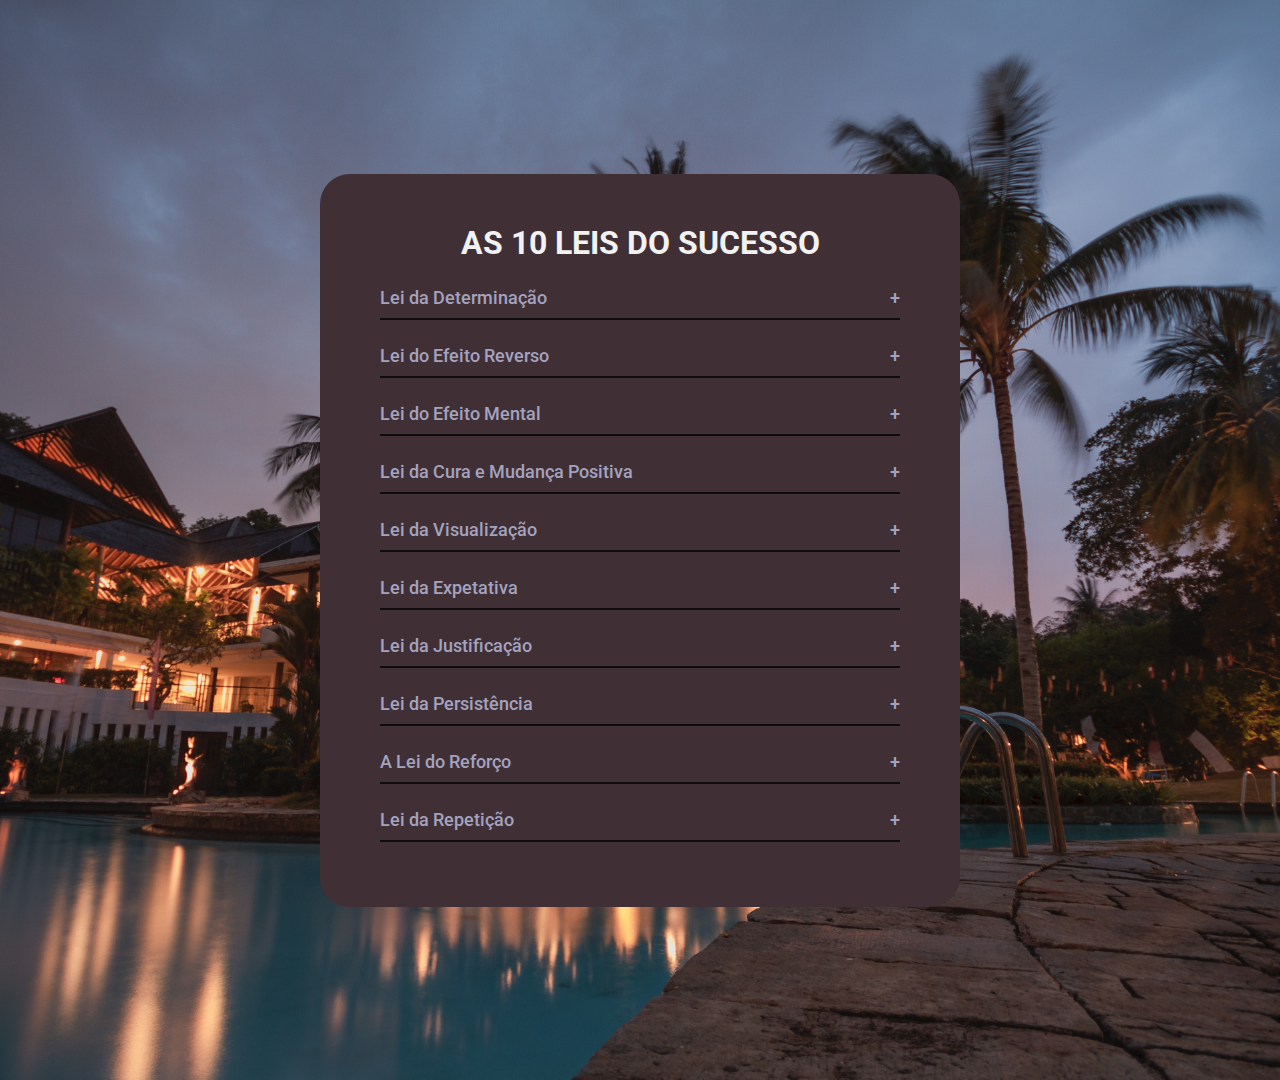
<file: Accordion - Leis do Sucesso/index.html>
<!DOCTYPE html>
<html lang="pt-br">
<head>
    <meta charset="UTF-8">
    <meta http-equiv="X-UA-Compatible" content="IE=edge">
    <meta name="viewport" content="width=device-width, initial-scale=1.0">
    <link rel="stylesheet" href="style.css">
    <title>10 Leis do Sucesso</title>
</head>
<body>
    <div class="container">
        <h1 class="title-container">As 10 Leis do Sucesso</h1>

        <div class="content-container">
            <div class="title-content">Lei da Determinação</div>
            <div class="content-content">
                <p><span>Tudo sucede por uma razão -</span> O mundo não é aleatório, tudo acontece porque algo lhe deu origem. Não há casualidade. Tudo ocorre por uma razão. Todas as ações têm consequências. Qualquer estado em que nos encontremos é o resultado das escolhas que fizemos no passado e, que de forma inconsciente, influenciam o estado (efeito) em que nos encontramos agora.</p>
                <p>Tudo o que acontecer no futuro será o resultado das escolhas que fizermos agora. Sentarmo-nos e ficarmos à espera não trará nada de útil. Somente através da decisão do que queremos, e consequente ação, é que poderemos obter o que desejamos.</p>
                <p>Os resultados que temos agora são diretamente determinados pelo que fizemos, ou o que não fizemos. Nada é por acaso ou sorte, ou devido a ações de outras pessoas. Segundo esta lei, nós determinamos o nosso próprio futuro: este é previsível e está sob o nosso controle.</p>
            </div>
        </div>

        <div class="content-container">
            <div class="title-content">Lei do Efeito Reverso</div>
            <div class="content-content">
                <p><span> Quanto mais forçarmos, menos sucesso teremos -</span> OA Lei do Efeito Reverso (também conhecida como a Lei do Esforço Invertido) afirma que quando se lida com o poder da mente subconsciente, quanto maior o esforço consciente, menor a resposta do subconsciente.</p>
                <p>A mente subconsciente existe para nos proteger, sendo a sua principal função aprender e memorizar as regras do comportamento que evitam a dor. Estas, a par dos comportamentos, são criados em resposta a algum evento emocional, geralmente despoletado na infância.</p>
                <p>Cada situação, semelhante às experiências vividas nesta fase, será tratada de acordo com a regra que foi criada nessa altura. Por exemplo, no decurso da infância, a criança aprendeu a encolher-se para se proteger do outro. Como esse comportamento terá efeitos no futuro, a mesma irá atuar de igual modo para se proteger de situações da vida similares, e cuja melhor resposta seria não as enfrentar.</p>
                <p>A Lei do Efeito Reverso significa, portanto, que qualquer tentativa de mudança do hábito ou comportamento automático protetor, será alvo de resistência, pois tal implica o abandono da regra de proteção. O inconsciente sabe que, se a regra não for seguida, ocorrerá dor e, se assim não for, não desenvolverá mecanismo para o impedir.</p>
                <p>Nesta perspetiva, quando tentamos alterar a resposta habitual, tal é considerado pelo inconsciente como um ataque, verificando-se uma resistência à mudança.</p>
                <p>Quanto mais pressão aplicarmos maior será a resistência gerada (a maneira mais eficaz para alcançarmos a mudança é através dos próprios “processos da mente”: a visualização criativa e a ancoragem emocional, que foram as formas como a regra lá foi colocada).</p>
            </div>
        </div>

        <div class="content-container">
            <div class="title-content">Lei do Efeito Mental</div>
            <div class="content-content">
                <p><span>Qualquer pensamento afeta o nosso corpo -</span> Ao pensarmos sobre algo que nos assusta, a frequência cardíaca aumentará e as palmas das mãos suarão. Ao imaginarmos que estamos a relaxar, contemplando um local agradável, a pressão arterial diminuirá gradualmente. Na verdade, cada pensamento está num lugar entre estes dois extremos, ou seja, cada pensamento provoca certos tipos de reação física mensurável, ainda que não estejamos conscientes disso.</p>
                <p>Esta é a causa principal das desordens de ansiedade, tal como os ataques de pânico. Da mesma forma, é a base do Poder do Pensamento Positivo, que provoca reações neurofisiológicas curativas.</p>
            </div>
        </div>

        <div class="content-container">
            <div class="title-content">Lei da Cura e Mudança Positiva</div>
            <div class="content-content">
                <p><span>Como é que afeta a nossa saúde? -</span> Um estado emocional induzido tende a causar mudanças orgânicas se persistirmos nessa vibração. Os estudos indicam que poderá cronificar estados emocionais como a ansiedade prolongada ou causar raiva e gerar elevados níveis de secreção hormonal que provocam o stress e estes, por sua vez, causam danos físicos permanentes na nossa saúde.</p>
                <p>Por outro lado, uma perspetiva otimista persistente produz hormonas diferentes que podem prolongar a vida por vários anos. A Lei do Sucesso indica que a maneira como pensamos é uma escolha pessoal e que todos podemos pensar de forma saudável (visualização criativa, reenquadramento e SMD).</p>
            </div>
        </div>

        <div class="content-container">
            <div class="title-content"> Lei da Visualização</div>
            <div class="content-content">
                <p><span>Atingimos aquilo que visualizamos -</span> Einstein já afirmava que “a imaginação é mais poderosa do que o conhecimento”. A mente subconsciente não funciona na lógica estrita, dado que é ela que domina os sentimentos, as imagens e as imaginações. Esta lei defende que para influenciarmos o subconsciente, necessitamos de utilizar as ferramentas a que a mente subconsciente naturalmente responde (técnicas de visualização neurolinguísticas guiadas).</p>
                <p>O subconsciente não diferencia algo vividamente imaginado de algo real, logo, a visualização de um resultado desejado será mais eficaz do que dizê-lo ou desejá-lo.</p>
            </div>
        </div>

        <div class="content-container">
            <div class="title-content"> Lei da Expetativa</div>
            <div class="content-content">
                <p><span>Encontramos aquilo que esperamos encontrar -</span> A visão está na mente, e não nos olhos. A Lei da Expectativa mostra que o que esperamos é o que aparece no nosso mundo. Se estamos convencidos de que o mundo está cheio de oportunidades, mentalmente iremos reconhecer oportunidades em toda a parte e trazê-las para a nossa atenção consciente.</p>
                <p>Se acreditamos que o mundo está cheio de perigos e falhas, mentalmente não iremos reconhecer uma oportunidade quando encontramos um obstáculo. Ora, se não conseguimos ver a oportunidade, então não podemos agir sobre ela e, portanto, o nosso mundo tornar-se-á cheio de falhas e percalços, e as nossas expetativas serão realizadas. Seguramente já todos leram a máxima – “Se achamos que podemos, ou achamos que não podemos, nós estamos certo”.</p>
            </div>
        </div>

        <div class="content-container">
            <div class="title-content"> Lei da Justificação</div>
            <div class="content-content">
                <p><span>Uma ideia forte pode mudar a nossa verdade -</span> Esta Lei defende que duas ideias antagónicas não podem ser mantidas na mente ao mesmo tempo, ou seja, duas ideias opostas não possam coexistir, uma vez que tal poderia causar um conflito interminável. A mente, enredada neste problema, persistiria na invenção de razões que justificassem porque cada uma delas é uma exceção especial.</p>
                <p>É o caso dos fumadores que, sabendo que se estão a matar, continuam a fumar. A mente inventa justificações para obter benefícios desta situação, definindo o fumo como “útil” – “Isto ajuda-me a relaxar”, “Ajuda-me a pensar”, etc., que são absurdas, mas que permitem à mente conciliar as duas crenças opostas ” fumar vai-me matar “e” Eu escolho fumar “.</p>
                <p>Mas, não é só isso, pois ao provar-se, mais tarde, que uma das suas crenças está errada, é mais provável defendê-la, e isso pode realmente levar as pessoas a reforçar as suas crenças perante evidências conflituosas.</p>
                <p>Nesta lei poderá ser utilizada a justificação para compensar um mau acontecimento e tirar partido do mesmo, bem como para justificar um mau hábito e continuar agarrado ao ganho secundário do mesmo.</p>
                <p>O importante é encontrarem alternativas ecológicas para se realizarem na vida.</p>
            </div>
        </div>

        <div class="content-container">
            <div class="title-content"> Lei da Persistência</div>
            <div class="content-content">
                <p><span>Quanto mais nos agarrarmos a uma crença/ideia, mais forte “ela” se torna -</span> A partir do momento que uma ideia é aceite pela mente subconsciente, permanecerá lá até que seja substituída por outra ideia. Esta Lei é a base do ditado “Nós podemos” ensinar a um cão velho, truques novos. A mente subconsciente existe para nos ajudar a sobreviver no ambiente circundante.</p>
                <p>Se tivéssemos que pensar sobre o que fazer cada vez que encontramos uma porta ou perante um sorriso – seríamos incapazes de funcionar. O subconsciente aprende uma resposta perante uma situação e depois opera sempre dessa forma a partir daí. Algumas vezes para de pensar noutras respostas. Isto economiza uma enorme quantidade de tempo e esforço, mas é claro que a aplicação da mesma resposta a situações ligeiramente diferentes pode causar alguns problemas.</p>
            </div>
        </div>

        <div class="content-container">
            <div class="title-content"> A Lei do Reforço</div>
            <div class="content-content">
                <p><span>Quanto mais usamos uma ideia, mais forte ela se torna -</span> Quanto mais tempo uma ideia permanece na mente, mais oposição haverá para substituí-la por uma nova. Quanto mais vezes usarmos uma resposta, numa determinada situação que parece dar um resultado satisfatório, mais integrada se torna essa resposta.</p>
                <p>Quanto mais tempo é usada, mais reforçada é a ideia, ficando mais certa a crença de que é a maneira correta de reagir, sendo que, devido ao reforço mental criado, nas vias neurais, esta será muito difícil de desalojar.</p>
            </div>
        </div>

        <div class="content-container">
            <div class="title-content"> Lei da Repetição</div>
            <div class="content-content">
                <p><span>Repetindo uma sugestão, esta torna-se mais poderosa -</span> Cada sugestão posta em prática cria menos oposição às sugestões sucessivas. Uma ideia reforçada cria fortes caminhos neurais no cérebro que, todavia, não são totalmente fixos. Assim que a mente aceita a ideia de que precisa reavaliar a resposta padrão para uma situação, então começa a construir novos caminhos.</p>
                <p>Inicialmente, estes são como desvios temporários da estrada, e podem ficar postos de lado, mas como a nova resposta é usada repetidas vezes, os caminhos tornam-se mais firmemente estabelecidos. Eventualmente, os trilhos antigos terminam porque não foram reforçados. Portanto, ao repetir o hábito, ele torna-se mais presente e irá definir as nossas reações na vida e consequentes resultados.</p>
            </div>
        </div>
    </div>

    <script src="script.js"></script>
</body>
</html>
</file>
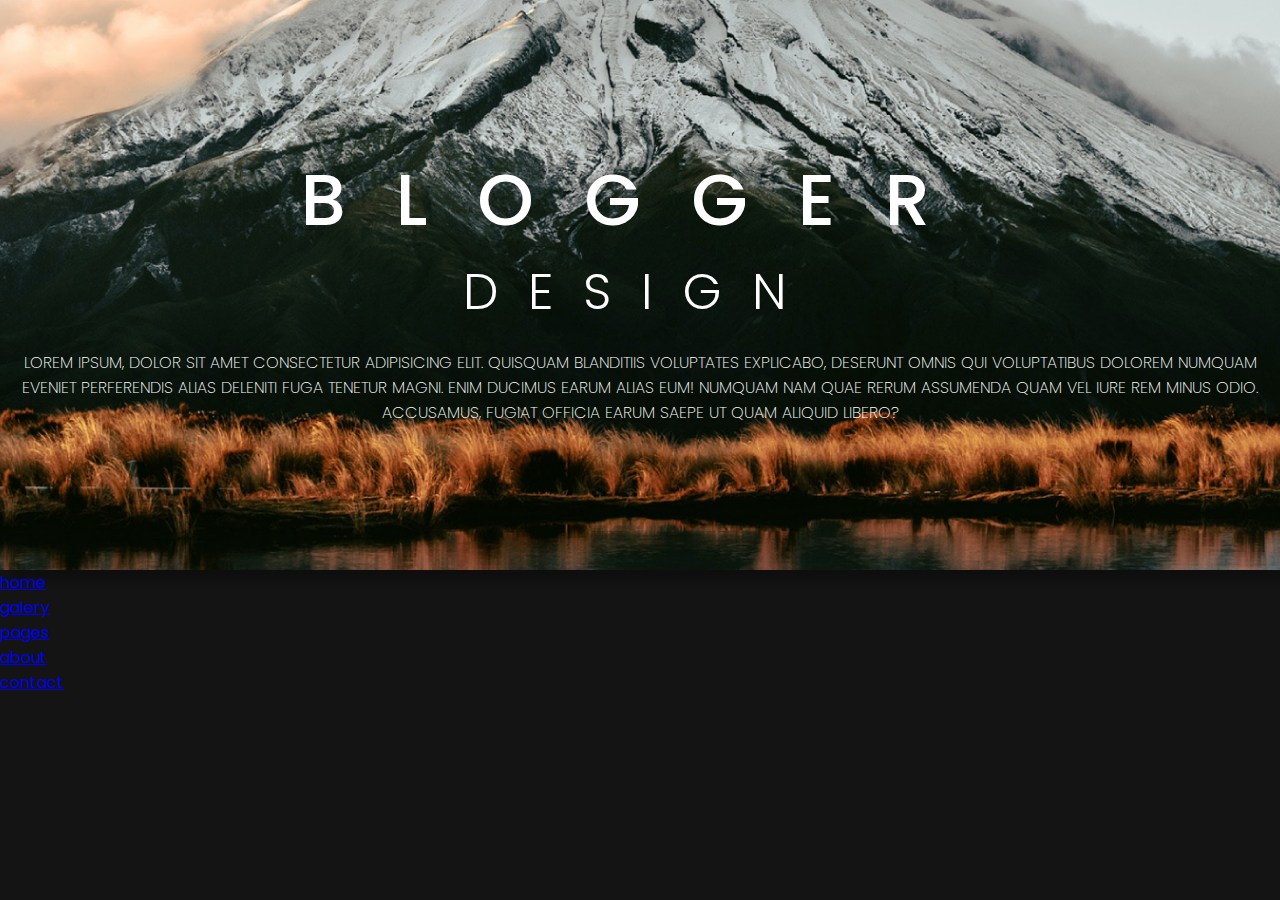
<file: Black Landing Page/index.html>
<!DOCTYPE html>
<html lang="pt-bt">
<head>
    <meta charset="UTF-8">
    <meta http-equiv="X-UA-Compatible" content="IE=edge">
    <meta name="viewport" content="width=device-width, initial-scale=1.0">
    <title>Black Lading Page</title>
    <link rel="stylesheet" href="style.css">
</head>
<body>
    <header class="header">
        <h1>BLOGGER</h1>
        <h2>DESIGN</h2>
        <p>Lorem ipsum, dolor sit amet consectetur adipisicing elit. Quisquam blanditiis voluptates explicabo, deserunt omnis qui voluptatibus dolorem numquam eveniet perferendis alias deleniti fuga tenetur magni. Enim ducimus earum alias eum! Numquam nam quae rerum assumenda quam vel iure rem minus odio. Accusamus, fugiat officia earum saepe ut quam aliquid libero?</p>
    </header>
    <main>
        <aside>
            <nav>
                <ul>
                    <li><a href="#home">home</a></li>
                    <li><a href="#galery">galery</a></li>
                    <li><a href="#pages">pages</a></li>
                    <li><a href="#about">about</a></li>
                    <li><a href="#contact">contact</a></li>
                </ul>
            </nav>

        </aside>
        <aside>

        </aside>
    </main>
</body>
</html>
</file>
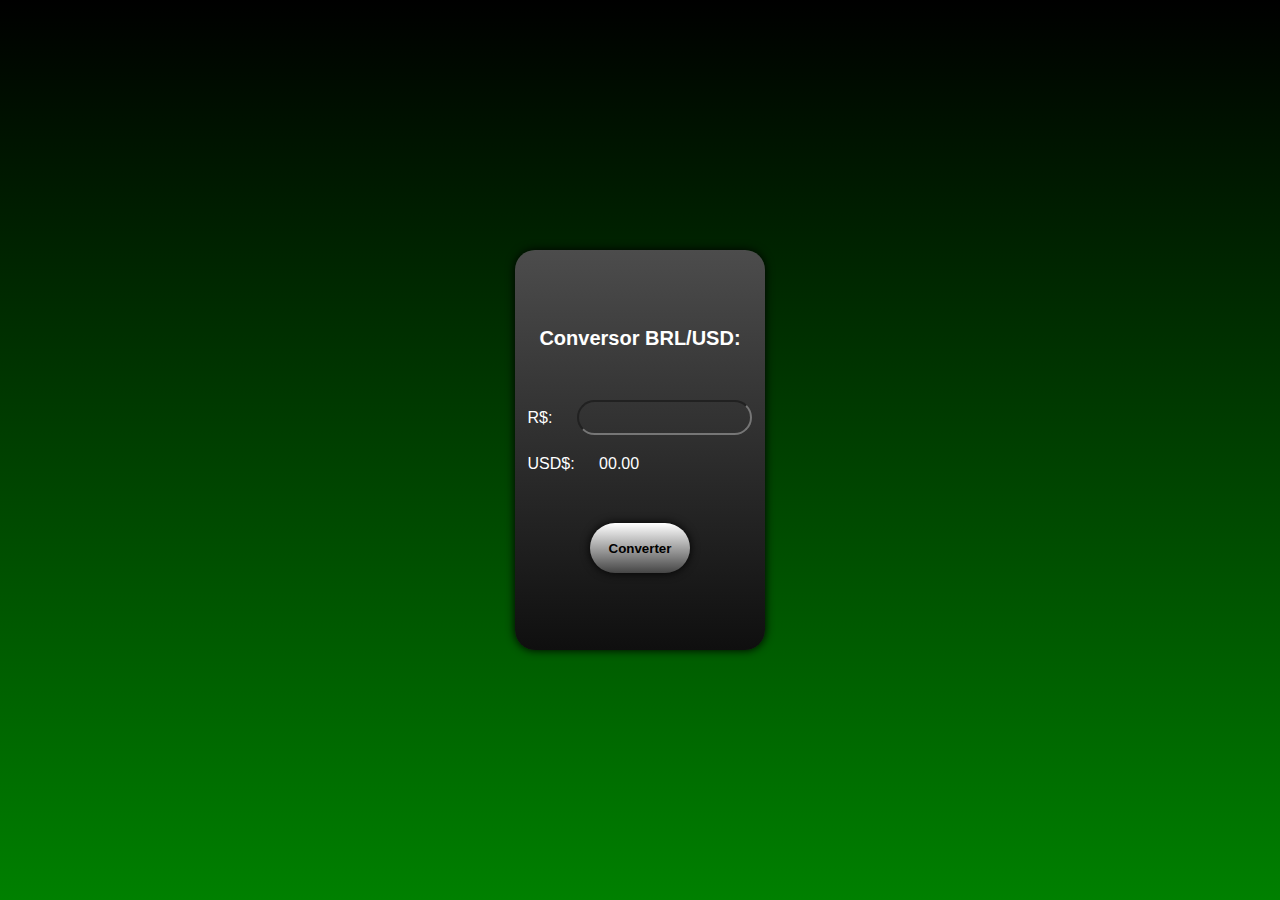
<file: Conversor BRL-USD/index.html>
<!DOCTYPE html>
<html lang="pt-br">
<head>
    <meta charset="UTF-8">
    <meta http-equiv="X-UA-Compatible" content="IE=edge">
    <meta name="viewport" content="width=device-width, initial-scale=1.0">
    <title>Conversor BRL/USD</title>
    <link rel="stylesheet" href="style.css">
</head>
<body>
    <main>
        <div class="box">
            <div class="box-header">
                <h1>Conversor BRL/USD:</h1>
            </div>
            <div class="box-input">
                <label class="input-label" for="dinheiroBRL">R$:</label>
                <input class="input" type="number" name="dinheiroBRL" id="dinheiroBRL">
                <p>USD$: <span id="dinheiroUSD">00.00</span></p>
            </div>
            <div class="box-button">
                <button class="btn" id="conversor">Converter</button>
            </div>
        </div>
    </main>
    <script src="app.js"></script>
</body>
</html>
</file>
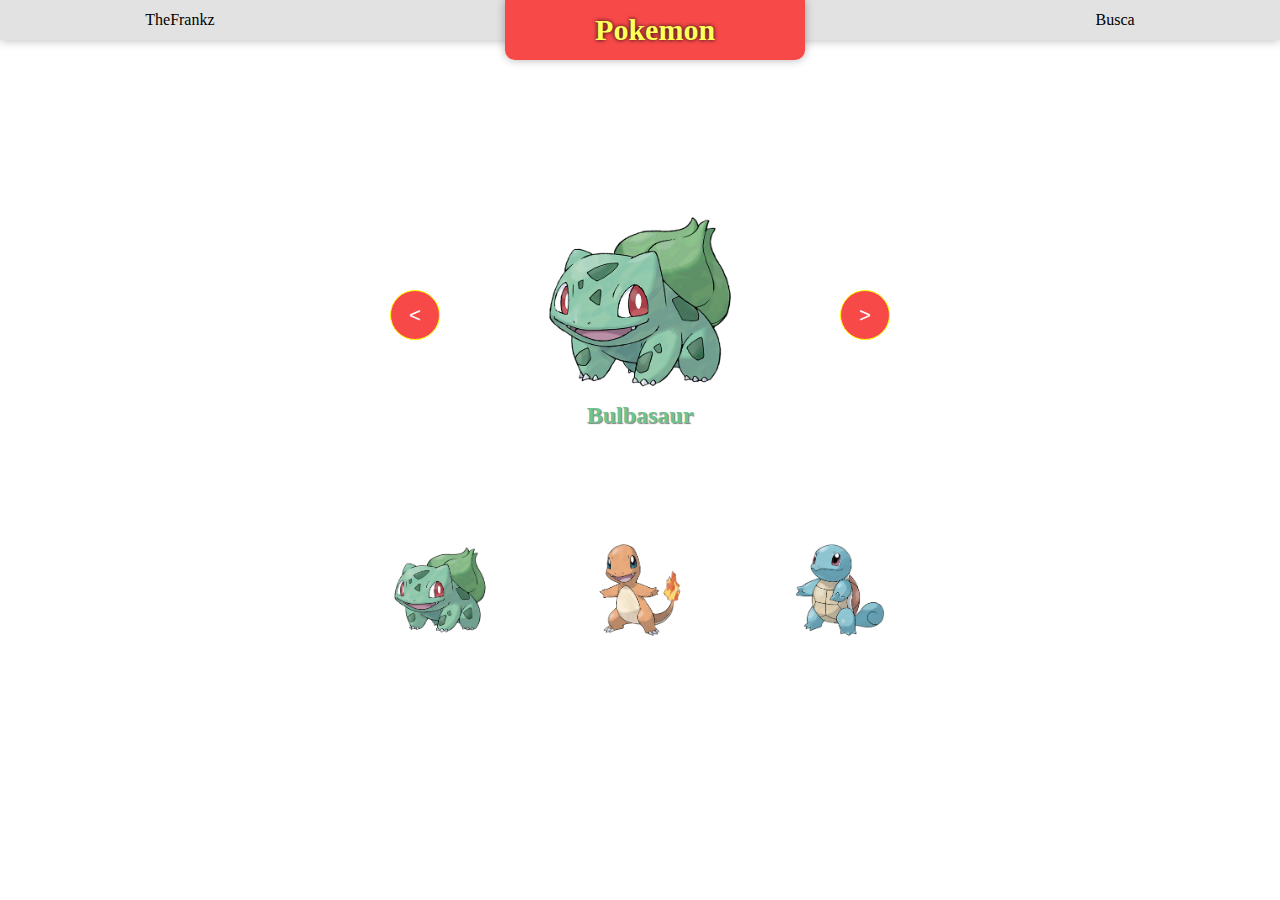
<file: Pokemon/index.html>
<!DOCTYPE html>
<html lang="pt-br">
<head>
    <meta charset="UTF-8">
    <meta http-equiv="X-UA-Compatible" content="IE=edge">
    <meta name="viewport" content="width=device-width, initial-scale=1.0">
    <title>Qual é o seu pokemon?</title>
    <link rel="stylesheet" href="style.css">
</head>
<body>
    <nav class="nav-bar">
        <div class="left">
            <span>TheFrankz</span>
        </div>
        <div class="center">
            <h1>Pokemon</h1>
        </div>
        <div class="right">
            <span>Busca</span>
        </div>
    </nav>
    <div class="center-box">
        <button class="btn left"><</button>
        <div class="box-content">
            <img src="imagens/001.png" class="pokemon-select" alt="">
            <h2 id="pokemon-name">Bulbasaur</h2>
        </div>
        <button class="btn right">></button>
    </div>
    <div class="bottom-box">
        <div class="pokemon">
            <img src="imagens/001.png" class="pokemon-img bulbasaur" alt="bulbasaur">
        </div>
        <div class="pokemon">
            <img src="imagens/004.png" class="pokemon-img charmander" alt="charmander">
        </div>
        <div class="pokemon">
            <img src="imagens/007.png" class="pokemon-img squirtle" alt="squirtle">
        </div>
    </div>
    <script src="script.js"></script>
</body>
</html>
</file>
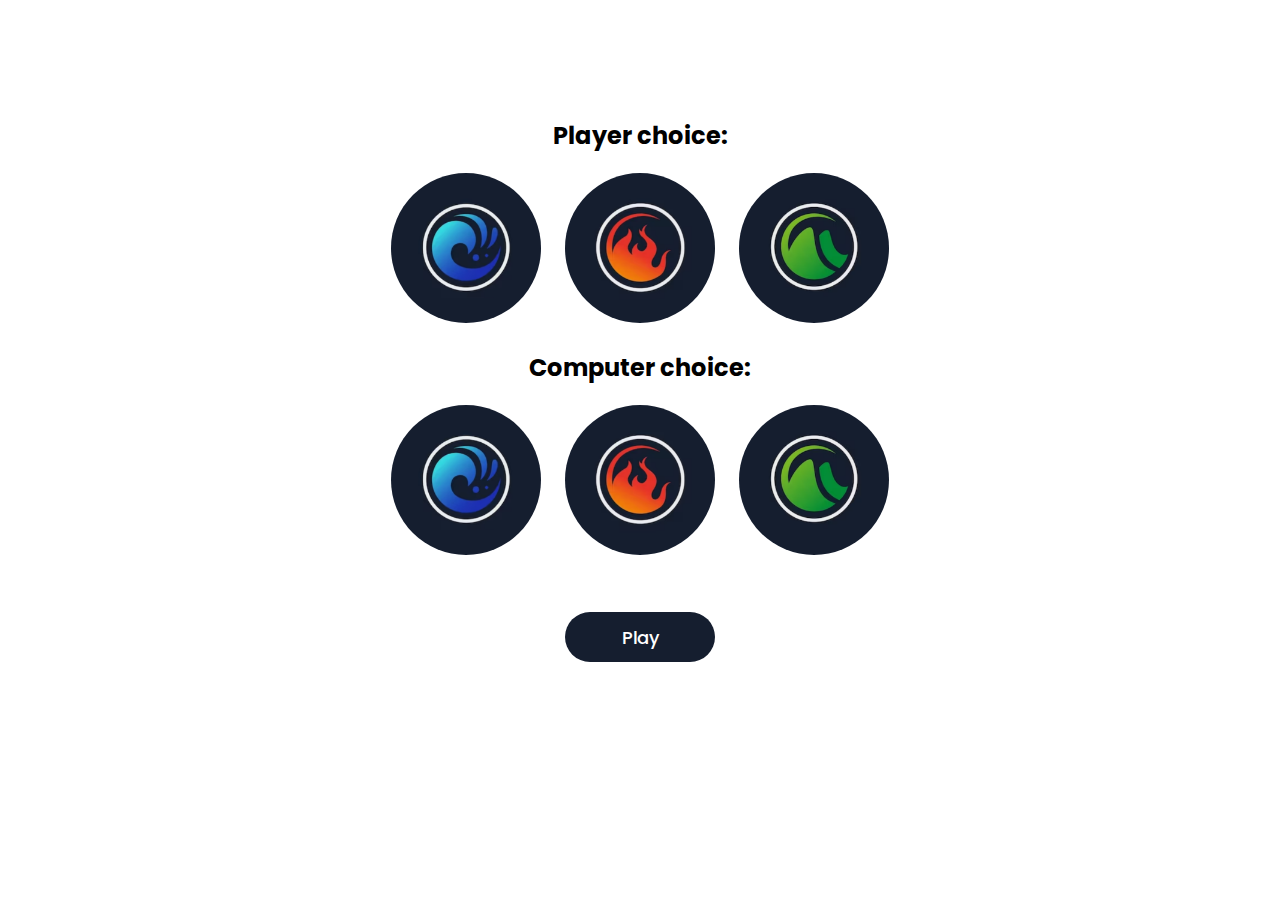
<file: Água, fogo e terra/index.html>
<!DOCTYPE html>
<html lang="pt-br">
<head>
    <meta charset="UTF-8">
    <meta http-equiv="X-UA-Compatible" content="IE=edge">
    <meta name="viewport" content="width=device-width, initial-scale=1.0">
    <title>Água, fogo e terra!</title>
    <link rel="stylesheet" href="style.css">
</head>
<body>
    <main>
        <div class="container">
            <div class="player">
                <div class="player-header">
                    <h2>Player choice:</h2>
                </div>
                <div class="player-body">
                    <img id="water" class="player-choice element-img" src="./images/agua.png" alt="">
                    <img id="fire" class="player-choice element-img" src="./images/fogo.png" alt="">
                    <img id="earth" class="player-choice element-img" src="./images/terra.png" alt="">
                </div>
            </div>
            <div class="computer">
                <div class="computer-header">
                    <h2>Computer choice:</h2>
                </div>
                <div class="computer-body">
                    <img id="water" class="computer-choice element-img" src="./images/agua.png" alt="">
                    <img id="fire" class="computer-choice element-img" src="./images/fogo.png" alt="">
                    <img id="earth" class="computer-choice element-img" src="./images/terra.png" alt="">
                </div>
            </div>
            <button class="btn-jogar">Play</button>
            <div class="result-container">
                <h1 class="text-result"></h1>
            </div>
        </div>
    </main>

    <script src="script.js"></script>
</body>
</html>
</file>
<file: Accordion - Leis do Sucesso/style.css>
@import url('https://fonts.googleapis.com/css2?family=Roboto:ital,wght@0,100;0,300;0,400;0,500;0,700;0,900;1,100;1,300;1,400;1,500;1,700;1,900&display=swap');

* {
    margin: 0px;
    padding: 0px;
    box-sizing: border-box;
    font-family: 'Roboto', sans-serif;
    transition: all .5s;
}

body {
    background: url(./image/background.jpg) no-repeat;
    background-size: cover;
    background-position: center center;
    height: 120vh;
    display: flex;
    justify-content: center;
    align-items: center;
}

.container {
    background-color: #403036;
    width: 50vw;
    padding: 50px 60px;
    border-radius: 30px;
}

.container .title-container {
    text-align: center;
    color: #F2F2F2;
    text-transform: uppercase;
}

.container .content-container .title-content {
    color: #A4A3BF;
    font-size: 18px;
    font-weight: 500;
    padding: 10px 0px;
    margin: 15px 0px;
    border-bottom: 2px solid #0D0D0D;
    position: relative;
    cursor: pointer;
}

.container .content-container .title-content:hover {
    color: #F2F2F2;
}

.container .content-container .title-content::after {
    content: '+';
    right: 0;
    color: #A4A3BF;
    position: absolute;
}

.container .content-container .content-content {
    display: none;
}

.container .content-container .content-content p{
    color: #F2F2F2;
    font-size: 14px;
    text-align: justify;
    line-height: 1.5;
}

.container .content-container .content-content p span {
    color: #A4A3BF;
    font-weight: 600;
}

.container .content-container.is-active .content-content {
    display: block;
}

.container .content-container.is-active .title-content::after {
    content: '-';
}
</file>
<file: Black Landing Page/style.css>
@import url('https://fonts.googleapis.com/css2?family=Poppins:ital,wght@0,100;0,200;0,300;0,400;0,500;0,600;0,700;0,800;0,900;1,100;1,200;1,300;1,400;1,500;1,600;1,700;1,800;1,900&display=swap');

* {
    margin: 0px;
    padding: 0px;
    box-sizing: border-box;
    font-family: 'Poppins', sans-serif;
}

body {
    background-color: #141414;
}

.header {
    background: url(./images/img-01.png) no-repeat center / cover;
    max-width: 1920px;
    height: 570px;
    text-align: center;
    display: flex;
    align-items: center;
    justify-content: center;
    flex-direction: column;
    box-shadow: 10px 10px 10px rgba(0, 0, 0, 0.3);
}

.header h1 {
    color: #ffffff;
    font-size: 72px;
    font-weight: 500;
    letter-spacing: 50px;
}

.header h2 {
    color: #ffffff;
    font-size: 50px;
    font-weight: 300;
    letter-spacing: 30px;
}

.header p {
    color: #ffffff;
    max-width: 1280px;
    margin-top: 20px;
    font-weight: 200;
    text-transform: uppercase;
}
</file>
<file: Conversor BRL-USD/style.css>
* {
    margin: 0;
    padding: 0;
    box-sizing: border-box;
    color: white;
    font-family: Arial, Helvetica, sans-serif;
}

main {
    background: linear-gradient(black, green);
    width: 100vw;
    height: 100vh;
    display: flex;
    justify-content: center;
    align-items: center;
}

.box {
    background: linear-gradient(rgb(76, 76, 76),rgb(15, 15, 15));
    margin: 0px 20px;
    height: 400px;
    width: 250px;
    border-radius: 20px;
    box-shadow: 0px 0px 10px black;
    display: flex;
    flex-direction: column;
    align-items: center;
    justify-content: center;
}

.box .box-header h1 {
    font-size: 20px;
    margin-bottom: 50px;
}

.box .box-input {
    width: 90%;
}

.box .box-input input {
    margin-left: 20px;
    width: 78%;
}

.box .box-input p{
    margin-top: 20px;
}

.box .box-input span {
    text-align: right;
    margin-left: 20px;
}

.input {
    background-color: transparent;
    text-align: right;
    width: 100px;
    height: 35px;
    padding-right: 10px;
    border-radius: 20px;
    font-size: 16px;
}

.btn {
    background: linear-gradient(white,rgb(69, 69, 69));
    width: 100px;
    height: 50px;
    border-radius: 40px;
    margin-top: 50px;
    color: black;
    font-weight: 900;
    border: none;
    box-shadow: 0px 0px 10px black;
    cursor: pointer;
}

.btn:hover {
    color: white;
}
</file>
<file: Pokemon/style.css>
* {
    margin: 0px;
    padding: 0px;
    box-sizing: border-box;
    transition: all .2s;
}

body {
    width: 100vw;
    height: 100vh;
}

.nav-bar {
    background-color: rgb(226, 226, 226);
    height: 40px;
    display: flex;
    justify-content: space-around;
    box-shadow: 0px 0px 10px rgba(0, 0, 0, 0.3);
}

.nav-bar .center {
    background-color: #f84949;
    height: 60px;
    width: 300px;
    display: flex;
    align-items: center;
    justify-content: center;
    padding: 20px 20px 20px 20px;
    border-radius: 0px 0px 10px 10px;
    box-shadow: 0px 0px 10px rgba(0, 0, 0, 0.3);
}

.nav-bar .left, .nav-bar .right {
    display: flex;
    align-items: center;
}

.nav-bar .center h1 {
    font-size: 30px;
    color: rgb(255, 255, 91);
    text-shadow: 0px 0px 4px black;
}

.center-box {
    height: 350px;
    width: 500px;
    margin: 100px auto 0px auto;
    display: flex;
    flex-direction: row;
    align-items: center;
    justify-content: space-between;
}

.center-box .box-content {
    display: flex;
    flex-direction: column;
    justify-content: center;
    align-items: center;
}

.center-box .box-content h2 {
    text-transform: capitalize;
    color: #6dc48e;
    text-shadow: 1px 1px 1px rgba(0, 0, 0, 0.5);
}

.btn {
    background-color: #f84949;
    width: 50px;
    height: 50px;
    font-size: 20px;
    color: white;
    border-radius: 50%;
    border: 1px solid yellow;
}

.btn:hover {
    transform: scale(1.1);
    cursor: pointer;
}

.pokemon-select {
    width: 200px;
}

.bottom-box {
    width: 500px;
    height: 100px;
    margin: 50px auto 0 auto;
    display: flex;
    justify-content: space-between;
}

.pokemon-img {
    width: 100px;
}

.pokemon-img:hover {
    cursor: pointer;
    transform: translate(0,-10%);
}
</file>
<file: Água, fogo e terra/style.css>
@import url('https://fonts.googleapis.com/css2?family=Poppins:ital,wght@0,100;0,200;0,300;0,400;0,500;0,600;0,700;0,800;0,900;1,100;1,200;1,300;1,400;1,500;1,600;1,700;1,800;1,900&display=swap');

* {
    margin: 0px;
    padding: 0px;
    font-family: 'Poppins', sans-serif;
    box-sizing: border-box;
    transition: all .2s;
}

body {
    width: 100%;
    height: 100%;
}

main {
    display: flex;
    align-items: center;
    height: 100vh;
}

.container {
    margin: auto;
    text-align: center;
}

.container h2 {
    margin: 20px 0px;
}

.element-img {
    width: 150px;
    border-radius: 50%;
    margin: 0px 10px;
}

.element-img:hover {
    opacity: .9;
}

.is-active {
    border: 5px solid yellow;
}

.btn-jogar {
    margin-top: 50px;
    width: 150px;
    height: 50px;
    border: none;
    border-radius: 30px;
    background-color: #151e2f;
    color: white;
    font-weight: 500;
    font-size: 18px;
    cursor: pointer;
}

.btn-jogar:hover {
    transform: scale(1.05);
    opacity: .9;
}

.result-container {
    margin: 20px auto;
    width: 300px;
    height: 100px;
    border-radius: 10px;
    display: flex;
    align-items: center;
    justify-content: center;
}

.result-container h1 {
    color: white;
    font-weight: 500;
}
</file>
